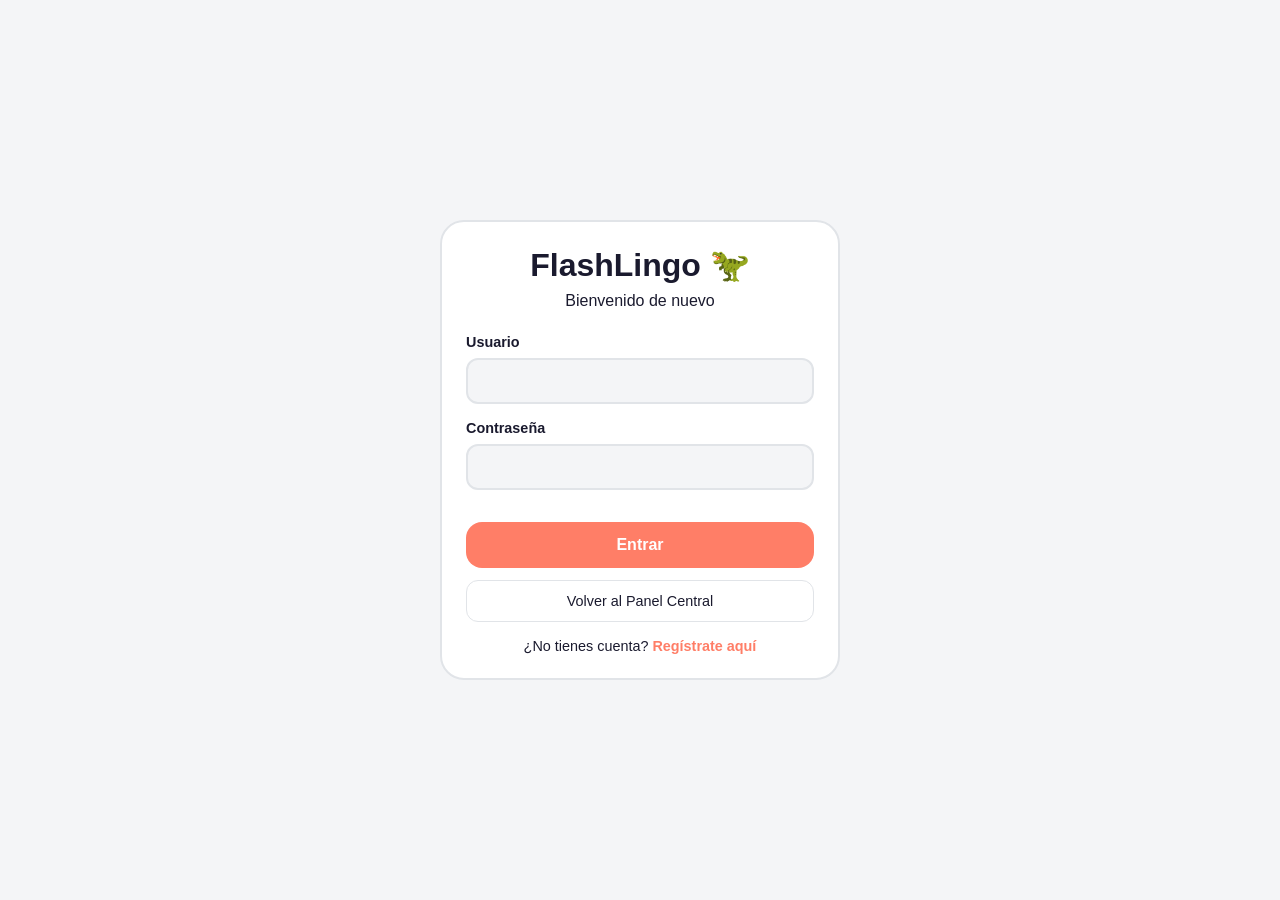
<file: flashlingo/index.html>
<!DOCTYPE html>
<html lang="es">
<head>
    <meta charset="UTF-8">
    <meta name="viewport" content="width=device-width, initial-scale=1.0">
    <title>FlashLingo - Dashboard</title>
    <link rel="stylesheet" href="assets/css/style.css">
    <style>
        /* Estilos adicionales específicos para el Dashboard */
        .dashboard-header {
            display: flex;
            justify-content: space-between;
            align-items: center;
            padding: 24px;
            max-width: 1200px;
            margin: 0 auto;
            width: 100%;
        }
        .header-actions {
            display: flex;
            gap: 12px;
        }
        .stats-grid {
            display: grid;
            grid-template-columns: repeat(auto-fit, minmax(150px, 1fr));
            gap: 16px;
        }
        .stat-box {
            text-align: center;
            padding: 16px;
            border-radius: 16px;
            background-color: var(--bg-color);
        }
        .stat-value {
            font-size: 2rem;
            font-weight: bold;
            color: var(--accent-color);
        }
        .stat-label {
            font-size: 0.85rem;
            color: var(--text-secondary);
            text-transform: uppercase;
            letter-spacing: 1px;
            margin-top: 4px;
        }
        .section-title {
            padding: 0 24px;
            max-width: 1200px;
            margin: 24px auto 0 auto;
            font-size: 1.5rem;
        }
        /* Estilo para las tarjetas de módulos (inyectadas por JS) */
        .module-card {
            cursor: pointer;
        }
        .module-icon {
            font-size: 3rem;
            margin-bottom: 16px;
        }
        .module-progress {
            margin-top: auto;
            padding-top: 16px;
            font-size: 0.9rem;
            color: var(--text-secondary);
        }
        /* Estilo para el banner del mini-curso */
        .course-banner {
            background: linear-gradient(135deg, var(--accent-color), var(--accent-hover));
            color: white;
            display: flex;
            justify-content: space-between;
            align-items: center;
            padding: 24px 32px;
            cursor: pointer;
            grid-column: 1 / -1;
        }
        .course-banner p {
            color: rgba(255,255,255,0.9);
            margin-top: 8px;
        }
        .course-banner .btn-banner {
            background-color: white;
            color: var(--accent-color);
            border: none;
            width: auto;
        }
        .course-banner .btn-banner:hover {
            background-color: #f0f0f0;
        }
    </style>
</head>
<body>

    <header class="dashboard-header">
        <div>
            <h1 id="user-greeting">Hola, Explorador</h1>
            <p>¿Qué vamos a aprender hoy?</p>
        </div>
        <div class="header-actions">
            <button id="theme-toggle" class="btn btn-secondary" style="padding: 10px 16px;">🌙</button>
            <button onclick="window.logout()" class="btn btn-secondary" style="padding: 10px 16px;">Salir</button>
        </div>
    </header>

    <main>
        <!-- Estadísticas y Banner del Curso -->
        <section class="bento-grid">
            
            <!-- Progreso -->
            <div class="bento-card" style="grid-column: 1 / -1;">
                <h2 style="margin-bottom: 16px;">Tu Progreso</h2>
                <div class="stats-grid">
                    <div class="stat-box">
                        <div id="stat-streak" class="stat-value">0🔥</div>
                        <div class="stat-label">Racha de días</div>
                    </div>
                    <div class="stat-box">
                        <div id="stat-sessions" class="stat-value">0</div>
                        <div class="stat-label">Sesiones completadas</div>
                    </div>
                </div>
            </div>

            <!-- NUEVO: Banner del Mini-Curso -->
            <div class="bento-card course-banner" onclick="window.location.href='guide.html'">
                <div>
                    <h2>🧠 Mini-Curso: La Mega Template</h2>
                    <p>La guía rápida con la estructura base del inglés. Consúltala antes de practicar.</p>
                </div>
                <button class="btn btn-banner">Ver Guía ➔</button>
            </div>

        </section>

        <h2 class="section-title">Módulos de Práctica</h2>
        
        <!-- Grid de Módulos (Llenado por ui.js) -->
        <section id="modules-container" class="bento-grid">
            <!-- Las tarjetas de los módulos se inyectarán aquí -->
        </section>
    </main>

    <!-- Scripts: Orden estricto -->
    <script src="assets/js/db.js"></script>
    <script src="assets/js/auth.js"></script>
    <script src="assets/js/ui.js"></script>
</body>
</html>
</file>
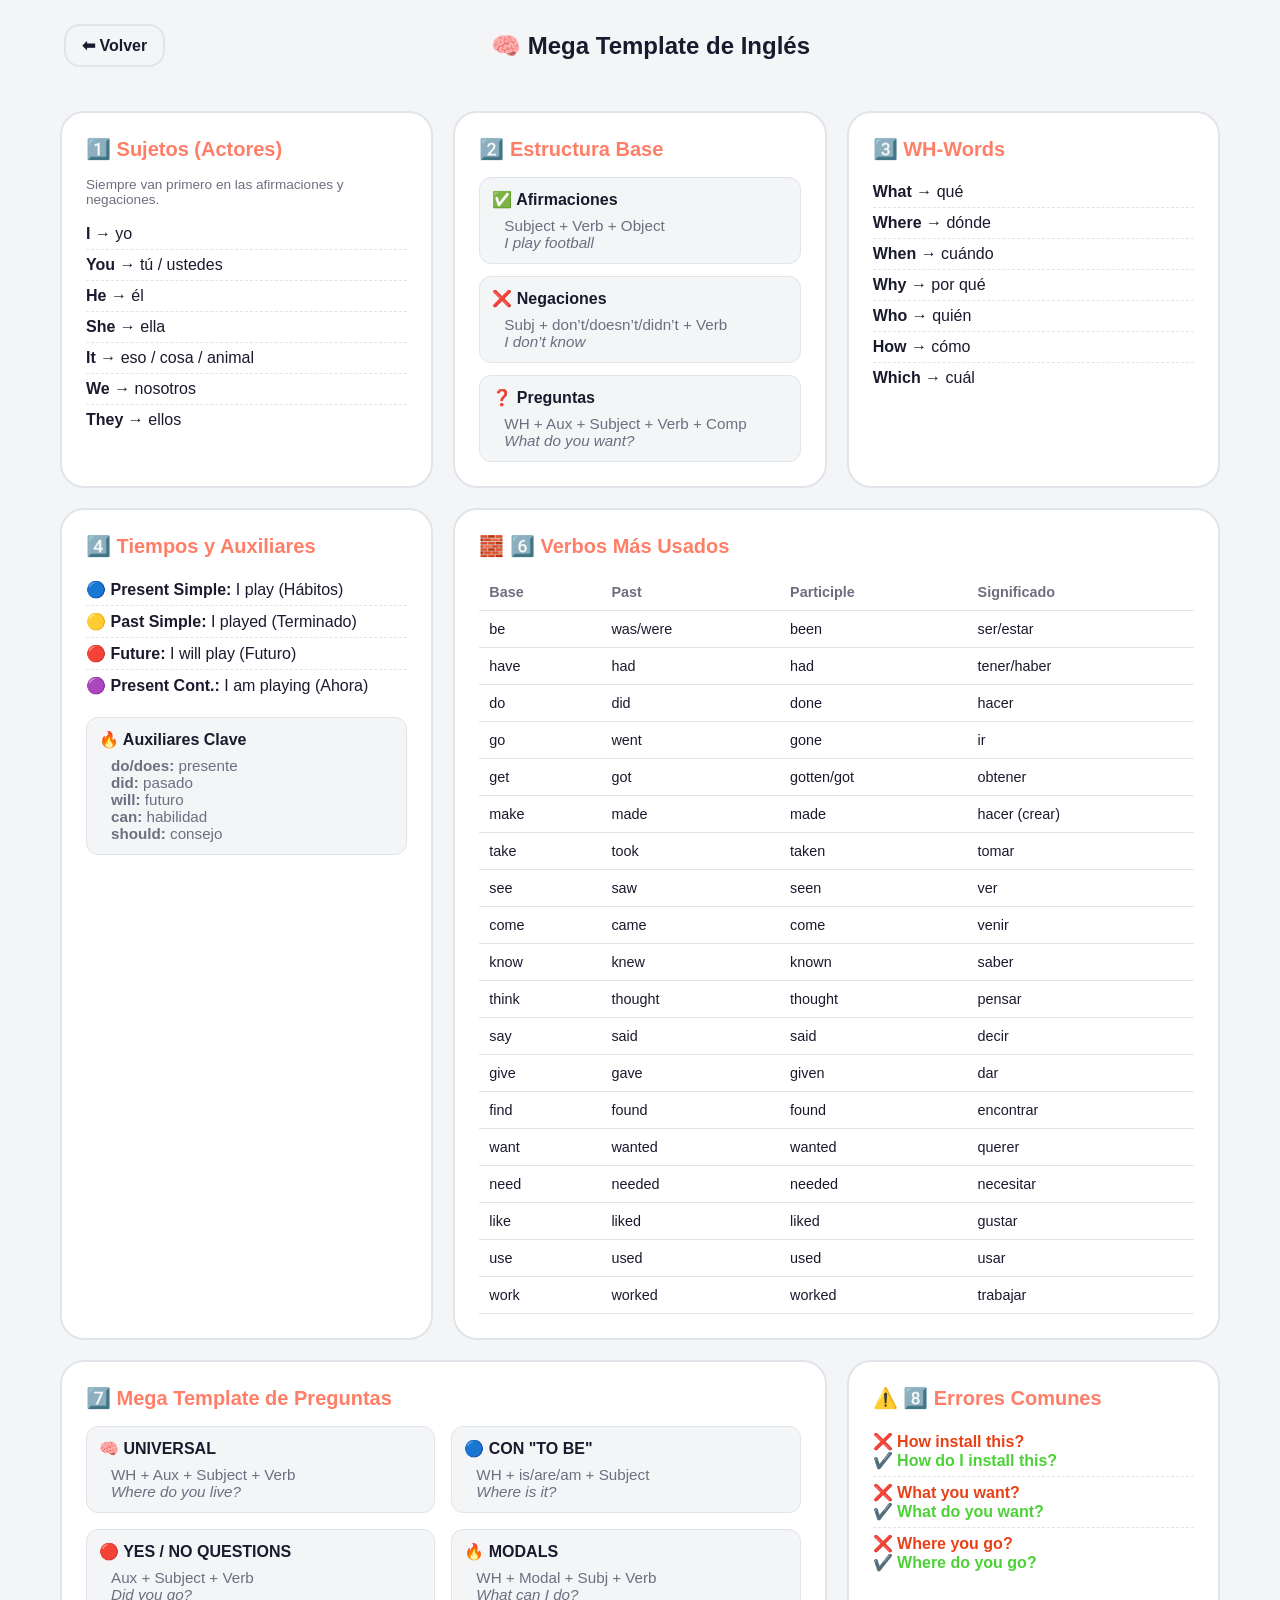
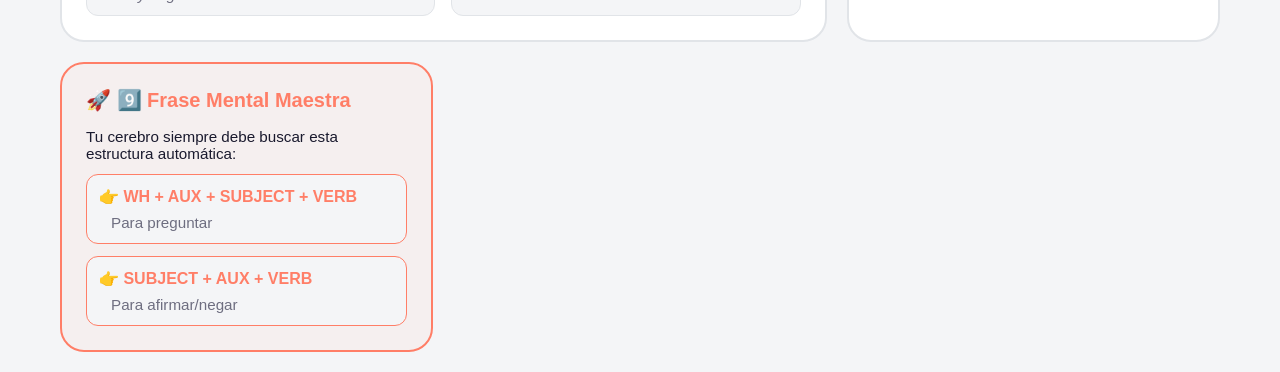
<file: flashlingo/guide.html>
<!DOCTYPE html>
<html lang="es">
<head>
    <meta charset="UTF-8">
    <meta name="viewport" content="width=device-width, initial-scale=1.0">
    <title>FlashLingo - Mini Curso</title>
    <link rel="stylesheet" href="assets/css/style.css">
    <style>
        .guide-header {
            display: flex;
            align-items: center;
            padding: 24px;
            max-width: 1200px;
            margin: 0 auto;
            width: 100%;
        }
        .guide-header h2 {
            flex-grow: 1;
            text-align: center;
            margin: 0;
        }
        .guide-card-title {
            color: var(--accent-color);
            margin-bottom: 16px;
            font-size: 1.25rem;
            display: flex;
            align-items: center;
            gap: 8px;
        }
        ul {
            list-style: none;
            padding: 0;
        }
        ul li {
            padding: 6px 0;
            border-bottom: 1px dashed var(--border-color);
        }
        ul li:last-child {
            border-bottom: none;
        }
        .structure-block {
            background-color: var(--bg-color);
            padding: 12px;
            border-radius: 12px;
            margin-bottom: 12px;
            border: 1px solid var(--border-color);
        }
        .structure-formula {
            font-weight: bold;
            color: var(--text-primary);
            margin-bottom: 8px;
        }
        .example-text {
            color: var(--text-secondary);
            font-size: 0.95rem;
            margin-left: 12px;
        }
        /* Estilos para la tabla de verbos Bento */
        .table-responsive {
            overflow-x: auto;
        }
        .bento-table {
            width: 100%;
            border-collapse: collapse;
            font-size: 0.9rem;
        }
        .bento-table th, .bento-table td {
            padding: 10px;
            text-align: left;
            border-bottom: 1px solid var(--border-color);
        }
        .bento-table th {
            color: var(--text-secondary);
            font-weight: bold;
        }
        .success { color: var(--success-color); font-weight: bold; }
        .danger { color: var(--danger-color); font-weight: bold; }
        
        /* Ajuste para tarjetas que ocupan más espacio */
        .col-span-2 { grid-column: span 2; }
        @media (max-width: 768px) {
            .col-span-2 { grid-column: span 1; }
        }
    </style>
</head>
<body>

    <header class="guide-header">
        <button onclick="window.location.href='index.html'" class="btn btn-secondary" style="width: auto; padding: 10px 16px;">⬅ Volver</button>
        <h2>🧠 Mega Template de Inglés</h2>
        <div style="width: 80px;"></div> <!-- Spacer para centrar el título -->
    </header>

    <main class="bento-grid">
        
        <!-- Tarjeta 1 -->
        <div class="bento-card">
            <h3 class="guide-card-title">1️⃣ Sujetos (Actores)</h3>
            <p style="font-size: 0.85rem; color: var(--text-secondary); margin-bottom: 12px;">Siempre van primero en las afirmaciones y negaciones.</p>
            <ul>
                <li><strong>I</strong> → yo</li>
                <li><strong>You</strong> → tú / ustedes</li>
                <li><strong>He</strong> → él</li>
                <li><strong>She</strong> → ella</li>
                <li><strong>It</strong> → eso / cosa / animal</li>
                <li><strong>We</strong> → nosotros</li>
                <li><strong>They</strong> → ellos</li>
            </ul>
        </div>

        <!-- Tarjeta 2 -->
        <div class="bento-card">
            <h3 class="guide-card-title">2️⃣ Estructura Base</h3>
            <div class="structure-block">
                <div class="structure-formula">✅ Afirmaciones</div>
                <div class="example-text">Subject + Verb + Object<br><em>I play football</em></div>
            </div>
            <div class="structure-block">
                <div class="structure-formula">❌ Negaciones</div>
                <div class="example-text">Subj + don’t/doesn’t/didn’t + Verb<br><em>I don’t know</em></div>
            </div>
            <div class="structure-block" style="margin-bottom: 0;">
                <div class="structure-formula">❓ Preguntas</div>
                <div class="example-text">WH + Aux + Subject + Verb + Comp<br><em>What do you want?</em></div>
            </div>
        </div>

        <!-- Tarjeta 3 -->
        <div class="bento-card">
            <h3 class="guide-card-title">3️⃣ WH-Words</h3>
            <ul>
                <li><strong>What</strong> → qué</li>
                <li><strong>Where</strong> → dónde</li>
                <li><strong>When</strong> → cuándo</li>
                <li><strong>Why</strong> → por qué</li>
                <li><strong>Who</strong> → quién</li>
                <li><strong>How</strong> → cómo</li>
                <li><strong>Which</strong> → cuál</li>
            </ul>
        </div>

        <!-- Tarjeta 4 -->
        <div class="bento-card">
            <h3 class="guide-card-title">4️⃣ Tiempos y Auxiliares</h3>
            <ul style="margin-bottom: 16px;">
                <li>🔵 <strong>Present Simple:</strong> I play (Hábitos)</li>
                <li>🟡 <strong>Past Simple:</strong> I played (Terminado)</li>
                <li>🔴 <strong>Future:</strong> I will play (Futuro)</li>
                <li>🟣 <strong>Present Cont.:</strong> I am playing (Ahora)</li>
            </ul>
            <div class="structure-block" style="margin-bottom: 0;">
                <div class="structure-formula">🔥 Auxiliares Clave</div>
                <div class="example-text">
                    <strong>do/does:</strong> presente<br>
                    <strong>did:</strong> pasado<br>
                    <strong>will:</strong> futuro<br>
                    <strong>can:</strong> habilidad<br>
                    <strong>should:</strong> consejo
                </div>
            </div>
        </div>

        <!-- Tarjeta 5: Tabla de Verbos (Ocupa 2 columnas si hay espacio) -->
        <div class="bento-card col-span-2">
            <h3 class="guide-card-title">🧱 6️⃣ Verbos Más Usados</h3>
            <div class="table-responsive">
                <table class="bento-table">
                    <thead>
                        <tr>
                            <th>Base</th>
                            <th>Past</th>
                            <th>Participle</th>
                            <th>Significado</th>
                        </tr>
                    </thead>
                    <tbody>
                        <tr><td>be</td><td>was/were</td><td>been</td><td>ser/estar</td></tr>
                        <tr><td>have</td><td>had</td><td>had</td><td>tener/haber</td></tr>
                        <tr><td>do</td><td>did</td><td>done</td><td>hacer</td></tr>
                        <tr><td>go</td><td>went</td><td>gone</td><td>ir</td></tr>
                        <tr><td>get</td><td>got</td><td>gotten/got</td><td>obtener</td></tr>
                        <tr><td>make</td><td>made</td><td>made</td><td>hacer (crear)</td></tr>
                        <tr><td>take</td><td>took</td><td>taken</td><td>tomar</td></tr>
                        <tr><td>see</td><td>saw</td><td>seen</td><td>ver</td></tr>
                        <tr><td>come</td><td>came</td><td>come</td><td>venir</td></tr>
                        <tr><td>know</td><td>knew</td><td>known</td><td>saber</td></tr>
                        <tr><td>think</td><td>thought</td><td>thought</td><td>pensar</td></tr>
                        <tr><td>say</td><td>said</td><td>said</td><td>decir</td></tr>
                        <tr><td>give</td><td>gave</td><td>given</td><td>dar</td></tr>
                        <tr><td>find</td><td>found</td><td>found</td><td>encontrar</td></tr>
                        <tr><td>want</td><td>wanted</td><td>wanted</td><td>querer</td></tr>
                        <tr><td>need</td><td>needed</td><td>needed</td><td>necesitar</td></tr>
                        <tr><td>like</td><td>liked</td><td>liked</td><td>gustar</td></tr>
                        <tr><td>use</td><td>used</td><td>used</td><td>usar</td></tr>
                        <tr><td>work</td><td>worked</td><td>worked</td><td>trabajar</td></tr>
                    </tbody>
                </table>
            </div>
        </div>

        <!-- Tarjeta 6 -->
        <div class="bento-card col-span-2">
            <h3 class="guide-card-title">7️⃣ Mega Template de Preguntas</h3>
            <div style="display: grid; grid-template-columns: repeat(auto-fit, minmax(250px, 1fr)); gap: 16px;">
                <div class="structure-block" style="margin: 0;">
                    <div class="structure-formula">🧠 UNIVERSAL</div>
                    <div class="example-text">WH + Aux + Subject + Verb<br><em>Where do you live?</em></div>
                </div>
                <div class="structure-block" style="margin: 0;">
                    <div class="structure-formula">🔵 CON "TO BE"</div>
                    <div class="example-text">WH + is/are/am + Subject<br><em>Where is it?</em></div>
                </div>
                <div class="structure-block" style="margin: 0;">
                    <div class="structure-formula">🔴 YES / NO QUESTIONS</div>
                    <div class="example-text">Aux + Subject + Verb<br><em>Did you go?</em></div>
                </div>
                <div class="structure-block" style="margin: 0;">
                    <div class="structure-formula">🔥 MODALS</div>
                    <div class="example-text">WH + Modal + Subj + Verb<br><em>What can I do?</em></div>
                </div>
            </div>
        </div>

        <!-- Tarjeta 7 -->
        <div class="bento-card">
            <h3 class="guide-card-title">⚠️ 8️⃣ Errores Comunes</h3>
            <ul>
                <li><span class="danger">❌ How install this?</span><br><span class="success">✔️ How do I install this?</span></li>
                <li><span class="danger">❌ What you want?</span><br><span class="success">✔️ What do you want?</span></li>
                <li><span class="danger">❌ Where you go?</span><br><span class="success">✔️ Where do you go?</span></li>
            </ul>
        </div>

        <!-- Tarjeta 8 -->
        <div class="bento-card" style="border: 2px solid var(--accent-color); background-color: rgba(255, 126, 103, 0.05);">
            <h3 class="guide-card-title">🚀 9️⃣ Frase Mental Maestra</h3>
            <p style="font-size: 0.95rem; margin-bottom: 12px;">Tu cerebro siempre debe buscar esta estructura automática:</p>
            <div class="structure-block" style="border-color: var(--accent-color);">
                <div class="structure-formula" style="color: var(--accent-color);">👉 WH + AUX + SUBJECT + VERB</div>
                <div class="example-text">Para preguntar</div>
            </div>
            <div class="structure-block" style="border-color: var(--accent-color); margin-bottom: 0;">
                <div class="structure-formula" style="color: var(--accent-color);">👉 SUBJECT + AUX + VERB</div>
                <div class="example-text">Para afirmar/negar</div>
            </div>
        </div>

    </main>

    <script src="assets/js/ui.js"></script>
</body>
</html>
</file>
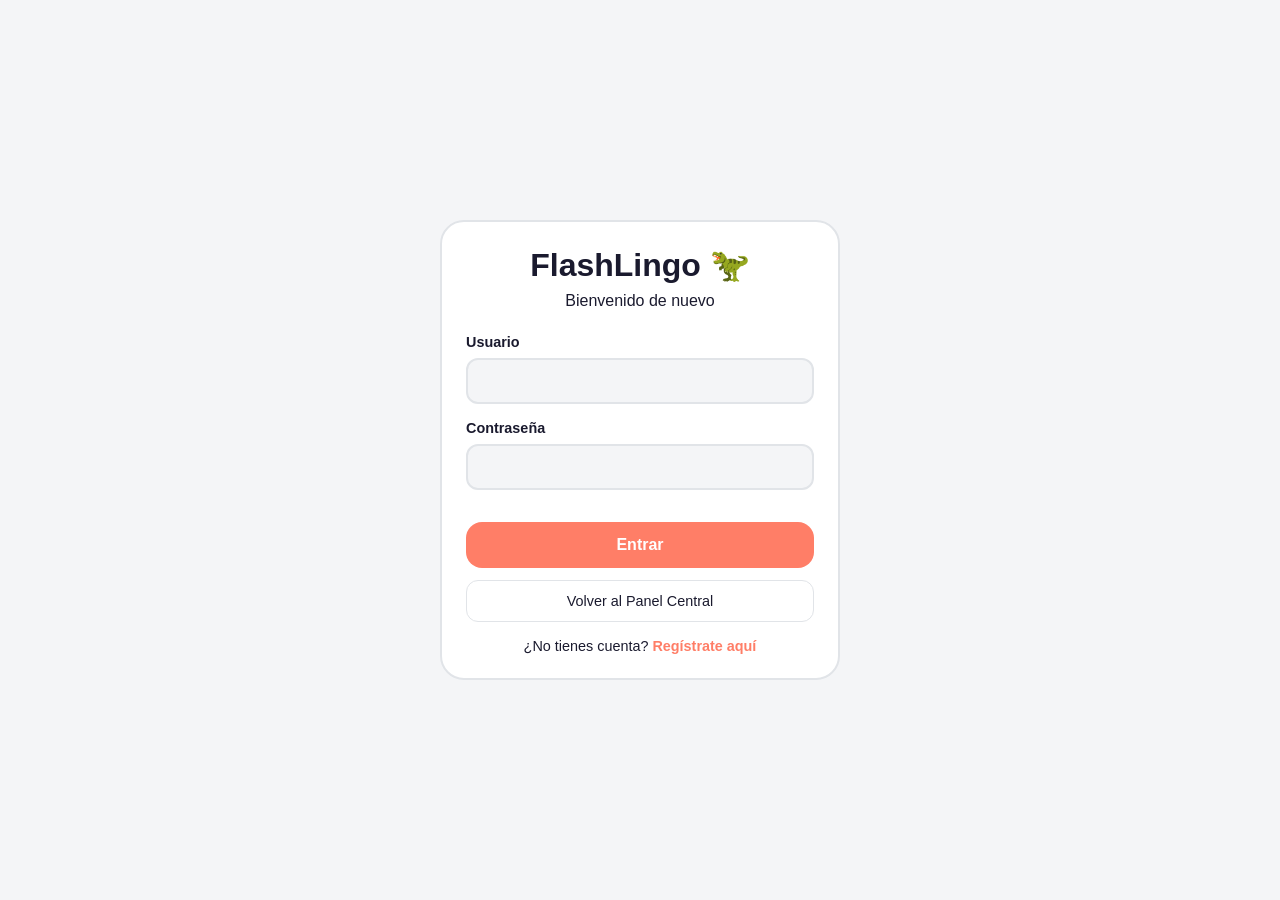
<file: flashlingo/login.html>
<!DOCTYPE html>
<html lang="en">
<head>
    <meta charset="UTF-8">
    <meta name="viewport" content="width=device-width, initial-scale=1.0">
    <title>FlashLingo - Login</title>
    <link rel="stylesheet" href="assets/css/style.css">
</head>
<body>

    <div class="auth-container">
        <div class="bento-card auth-card">
            
            <div id="login-view">
                <div class="auth-header">
                    <h1>FlashLingo 🦖</h1>
                    <p>Bienvenido de nuevo</p>
                </div>
                <form id="login-form">
                    <div class="form-group">
                        <label for="login-username">Usuario</label>
                        <input type="text" id="login-username" class="form-control" required autocomplete="username">
                    </div>
                    <div class="form-group">
                        <label for="login-password">Contraseña</label>
                        <input type="password" id="login-password" class="form-control" required autocomplete="current-password">
                    </div>
                    <div id="login-error" class="error-message"></div>
                    <button type="submit" class="btn btn-primary" style="margin-top: 16px;">Entrar</button>
                                <br>
            <!-- Botón elástico para regresar al Hub Central -->
            <a href="../index.php" class="btn-back-hub">Volver al Panel Central</a>
                </form>
                <div class="toggle-auth">
                    ¿No tienes cuenta? <span id="go-to-register">Regístrate aquí</span>
                </div>
            </div>

            <div id="register-view" style="display: none;">
                <div class="auth-header">
                    <h1>Nuevo Explorador</h1>
                    <p>Crea tu cuenta local</p>
                </div>
                <form id="register-form">
                    <div class="form-group">
                        <label for="reg-username">Nuevo Usuario</label>
                        <input type="text" id="reg-username" class="form-control" required autocomplete="username">
                    </div>
                    <div class="form-group">
                        <label for="reg-password">Contraseña</label>
                        <input type="password" id="reg-password" class="form-control" required autocomplete="new-password">
                    </div>
                    <div id="register-error" class="error-message"></div>
                    <button type="submit" class="btn btn-primary" style="margin-top: 16px;">Crear Cuenta</button>
                </form>
                <div class="toggle-auth">
                    ¿Ya tienes cuenta? <span id="go-to-login">Inicia sesión</span>
                </div>
            </div>

        </div>
    </div>

    <script src="assets/js/db.js"></script>
    <script src="assets/js/auth.js"></script>
</body>
</html>
</file>
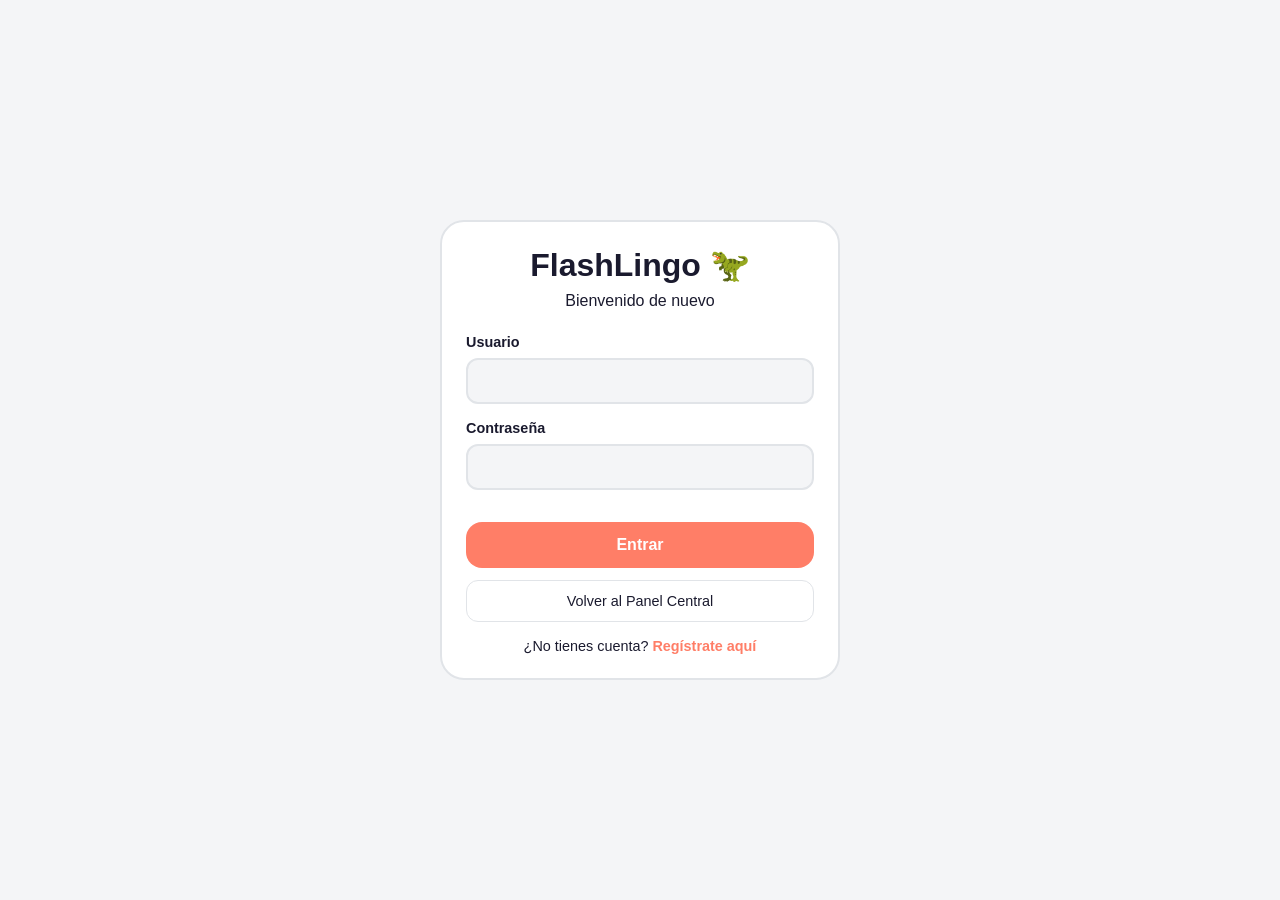
<file: flashlingo/practice.html>
<!DOCTYPE html>
<html lang="es">
<head>
    <meta charset="UTF-8">
    <meta name="viewport" content="width=device-width, initial-scale=1.0">
    <title>FlashLingo - Práctica</title>
    <link rel="stylesheet" href="assets/css/style.css">
    <style>
        /* Estilos específicos para la vista de práctica */
        .practice-header {
            display: flex;
            align-items: center;
            padding: 24px;
            max-width: 800px;
            margin: 0 auto;
            width: 100%;
        }
        .practice-header-info {
            flex-grow: 1;
            text-align: center;
        }
        .progress-text {
            color: var(--text-secondary);
            font-size: 0.9rem;
            margin-top: 4px;
        }
        .practice-container {
            display: flex;
            justify-content: center;
            padding: 20px;
            flex-grow: 1;
        }
        .flashcard {
            max-width: 600px;
            width: 100%;
            min-height: 350px;
            justify-content: center;
            text-align: center;
            position: relative;
        }
        .card-prompt {
            font-size: 1.5rem;
            font-weight: bold;
            margin-bottom: 24px;
            color: var(--text-primary);
        }
        /* Opciones de selección múltiple */
        .options-grid {
            display: grid;
            gap: 12px;
            margin-bottom: 24px;
        }
        .option-btn {
            background-color: var(--bg-color);
            border: 2px solid var(--border-color);
            color: var(--text-primary);
            padding: 14px;
            border-radius: var(--btn-radius);
            font-size: 1rem;
            cursor: pointer;
            transition: var(--transition);
        }
        .option-btn:hover {
            border-color: var(--accent-color);
        }
        .option-btn.selected {
            background-color: var(--accent-color);
            color: #fff;
            border-color: var(--accent-color);
        }
        /* Feedback de la respuesta */
        .feedback-area {
            margin-top: 20px;
            padding: 16px;
            border-radius: 12px;
            display: none;
            font-weight: bold;
        }
        .feedback-correct {
            background-color: rgba(76, 209, 55, 0.1);
            color: var(--success-color);
            border: 1px solid var(--success-color);
        }
        .feedback-incorrect {
            background-color: rgba(232, 65, 24, 0.1);
            color: var(--danger-color);
            border: 1px solid var(--danger-color);
        }
        .correct-answer-text {
            display: block;
            margin-top: 8px;
            color: var(--text-primary);
            font-weight: normal;
        }
    </style>
</head>
<body>

    <header class="practice-header">
        <button id="btn-back" class="btn btn-secondary" style="width: auto; padding: 10px 16px;">⬅ Volver</button>
        <div class="practice-header-info">
            <h2 id="module-title">Cargando...</h2>
            <div id="progress-text" class="progress-text">Tarjeta 0 de 0</div>
        </div>
        <div style="width: 80px;"></div> 
    </header>

    <main class="practice-container">
        <div id="flashcard" class="bento-card flashcard">
            <div id="card-content">
                <p>Cargando tarjetas...</p>
            </div>
            
            <div id="feedback" class="feedback-area"></div>

            <div style="margin-top: auto; padding-top: 24px;">
                <button id="btn-action" class="btn btn-primary" style="display: none;">Comprobar</button>
            </div>
        </div>
    </main>

    <script src="assets/js/db.js"></script>
    <script src="assets/js/auth.js"></script>
    <script src="assets/js/engine.js"></script>
</body>
</html>
</file>
<file: flashlingo/assets/css/style.css>
/* assets/css/style.css */

:root {
    /* Paleta Modo Claro (Estilo Bento UI: colores pastel suaves, alto contraste en texto) */
    --bg-color: #f4f5f7;
    --card-bg: #ffffff;
    --text-primary: #1a1a2e;
    --text-secondary: #6e6e80;
    --border-color: #e1e4e8;
    --accent-color: #ff7e67; /* Naranja suave similar a las referencias */
    --accent-hover: #ff6b52;
    --success-color: #4cd137;
    --danger-color: #e84118;
    --card-radius: 24px;
    --btn-radius: 16px;
    --transition: all 0.3s ease;
}

[data-theme="dark"] {
    /* Paleta Modo Oscuro */
    --bg-color: #121212;
    --card-bg: #1e1e1e;
    --text-primary: #ffffff;
    --text-secondary: #a0a0a0;
    --border-color: #333333;
    --accent-color: #ff9f89;
}

* {
    margin: 0;
    padding: 0;
    box-sizing: border-box;
    font-family: -apple-system, BlinkMacSystemFont, "Segoe UI", Roboto, Helvetica, Arial, sans-serif;
}

body {
    background-color: var(--bg-color);
    color: var(--text-primary);
    transition: background-color var(--transition), color var(--transition);
    min-height: 100vh;
    display: flex;
    flex-direction: column;
}

/* --- Sistema Bento UI (Tarjetas Modulares) --- */
.bento-grid {
    display: grid;
    grid-template-columns: repeat(auto-fit, minmax(280px, 1fr));
    gap: 20px;
    padding: 20px;
    max-width: 1200px;
    margin: 0 auto;
    width: 100%;
}

.bento-card {
    background-color: var(--card-bg);
    border: 2px solid var(--border-color);
    border-radius: var(--card-radius);
    padding: 24px;
    transition: transform var(--transition), box-shadow var(--transition);
    display: flex;
    flex-direction: column;
}

.bento-card:hover {
    transform: translateY(-4px);
    box-shadow: 0 10px 20px rgba(0,0,0,0.05);
}

/* --- Formularios y Botones --- */
.form-group {
    margin-bottom: 16px;
    display: flex;
    flex-direction: column;
}

.form-group label {
    font-weight: 600;
    margin-bottom: 8px;
    font-size: 0.9rem;
}

.form-control {
    padding: 12px 16px;
    border: 2px solid var(--border-color);
    border-radius: 12px;
    background-color: var(--bg-color);
    color: var(--text-primary);
    font-size: 1rem;
    outline: none;
    transition: border-color var(--transition);
}

.form-control:focus {
    border-color: var(--accent-color);
}

.btn {
    padding: 14px 24px;
    border: none;
    border-radius: var(--btn-radius);
    font-size: 1rem;
    font-weight: bold;
    cursor: pointer;
    transition: var(--transition);
    text-align: center;
    width: 100%;
}

.btn-primary {
    background-color: var(--accent-color);
    color: #fff;
}

.btn-primary:hover {
    background-color: var(--accent-hover);
}

.btn-secondary {
    background-color: transparent;
    color: var(--text-primary);
    border: 2px solid var(--border-color);
}

.btn-secondary:hover {
    border-color: var(--text-primary);
}

/* --- Layouts Específicos --- */
.auth-container {
    display: flex;
    justify-content: center;
    align-items: center;
    flex-grow: 1;
    padding: 20px;
}

.auth-card {
    max-width: 400px;
    width: 100%;
}

.auth-header {
    text-align: center;
    margin-bottom: 24px;
}

.auth-header h1 {
    font-size: 2rem;
    margin-bottom: 8px;
}

.toggle-auth {
    margin-top: 16px;
    text-align: center;
    font-size: 0.9rem;
}

.toggle-auth span {
    color: var(--accent-color);
    cursor: pointer;
    font-weight: bold;
}

.error-message {
    color: var(--danger-color);
    font-size: 0.85rem;
    margin-top: 8px;
    text-align: center;
    display: none;
    font-weight: bold;
}

/* --- BOTÓN DE RETORNO AL HUB (EDICIÓN BABYKICK-TRACK) --- */
.btn-back-hub {
    display: block;
    text-align: center;
    text-decoration: none;
    background: transparent;
    color: var(--text-muted);
    border: 1px solid var(--border-color);
    padding: 12px;
    border-radius: 12px;
    font-weight: 500;
    font-size: 0.9rem;
    margin-top: 12px;
    width: 100%;
    box-sizing: border-box;
    transition: all 0.2s ease, transform 0.1s ease;
}

.btn-back-hub:hover {
    color: #6366f1; /* Índigo/Morado característico de BabyKick-Track */
    border-color: #6366f1;
    background-color: rgba(99, 102, 241, 0.03);
}

body[data-theme="light"] .btn-back-hub:hover {
    background-color: rgba(99, 102, 241, 0.05);
}

.btn-back-hub:active {
    transform: scale(0.98);
}
</file>
